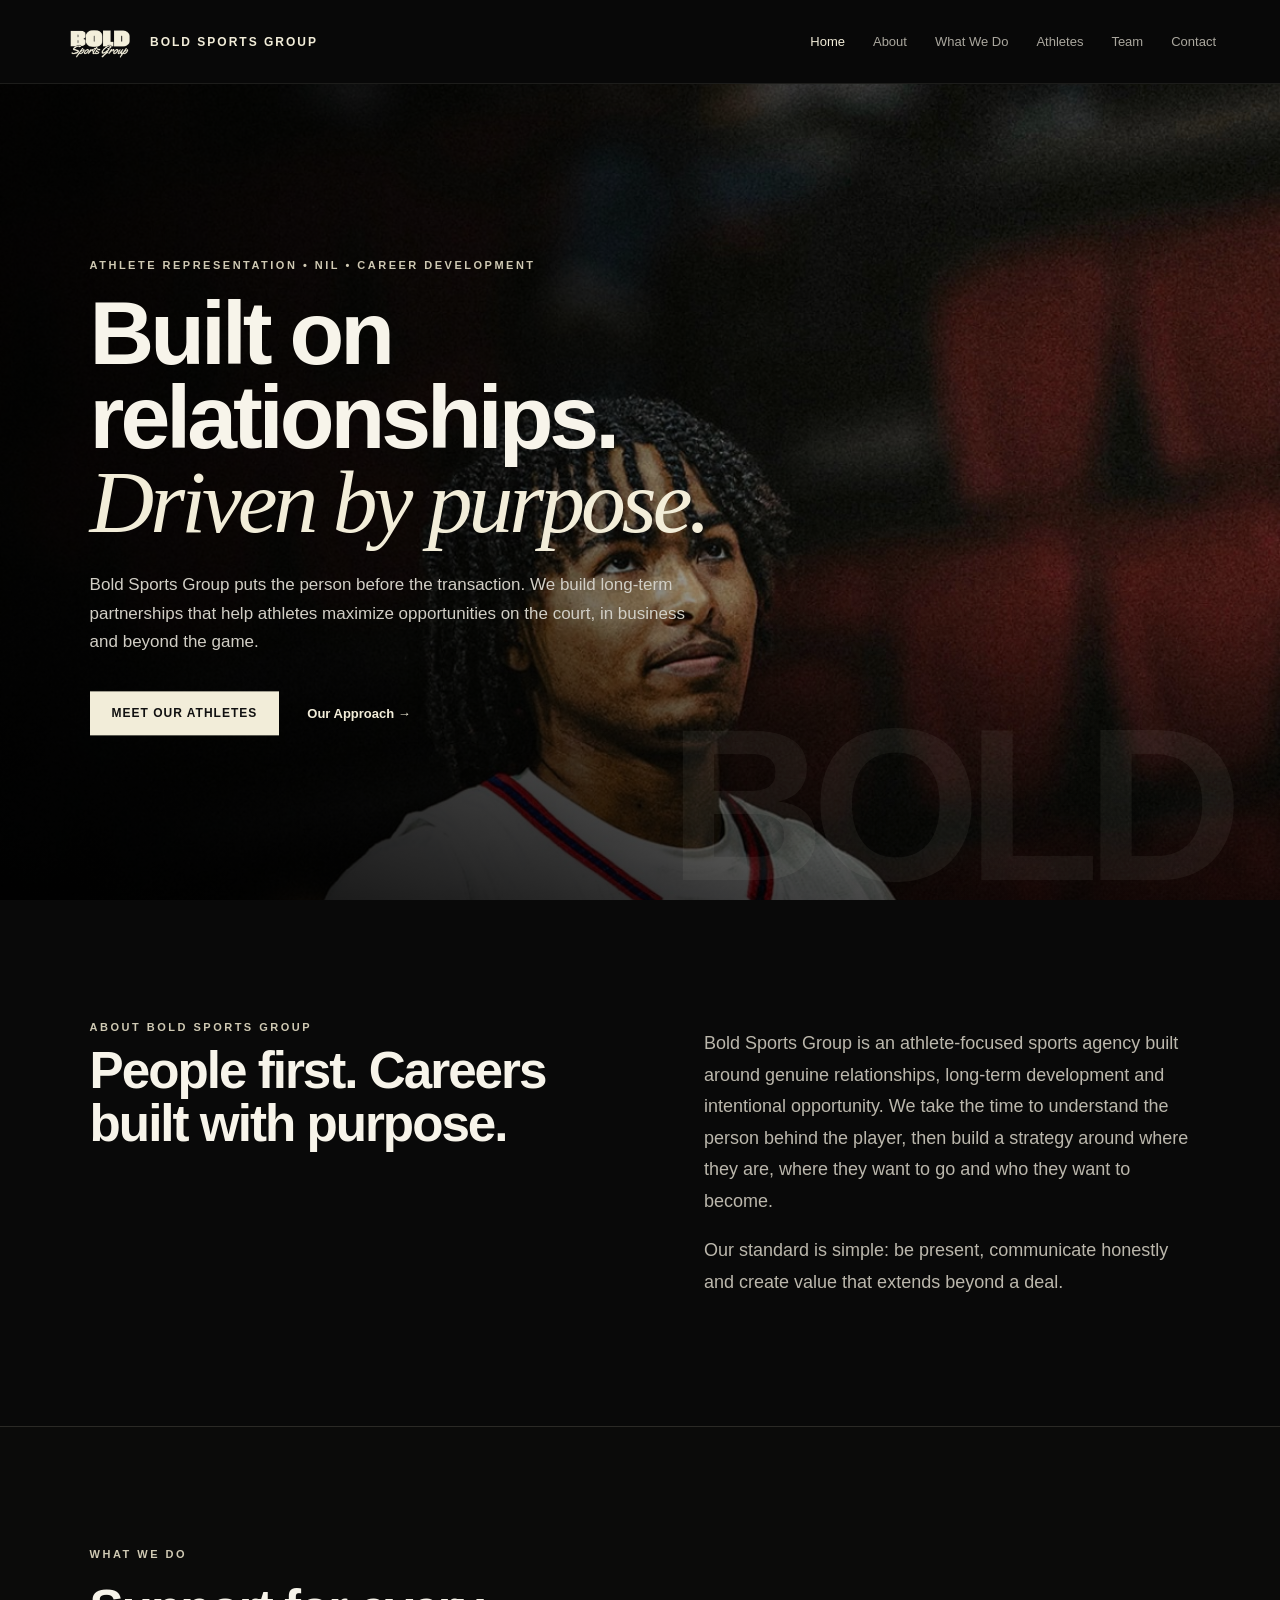
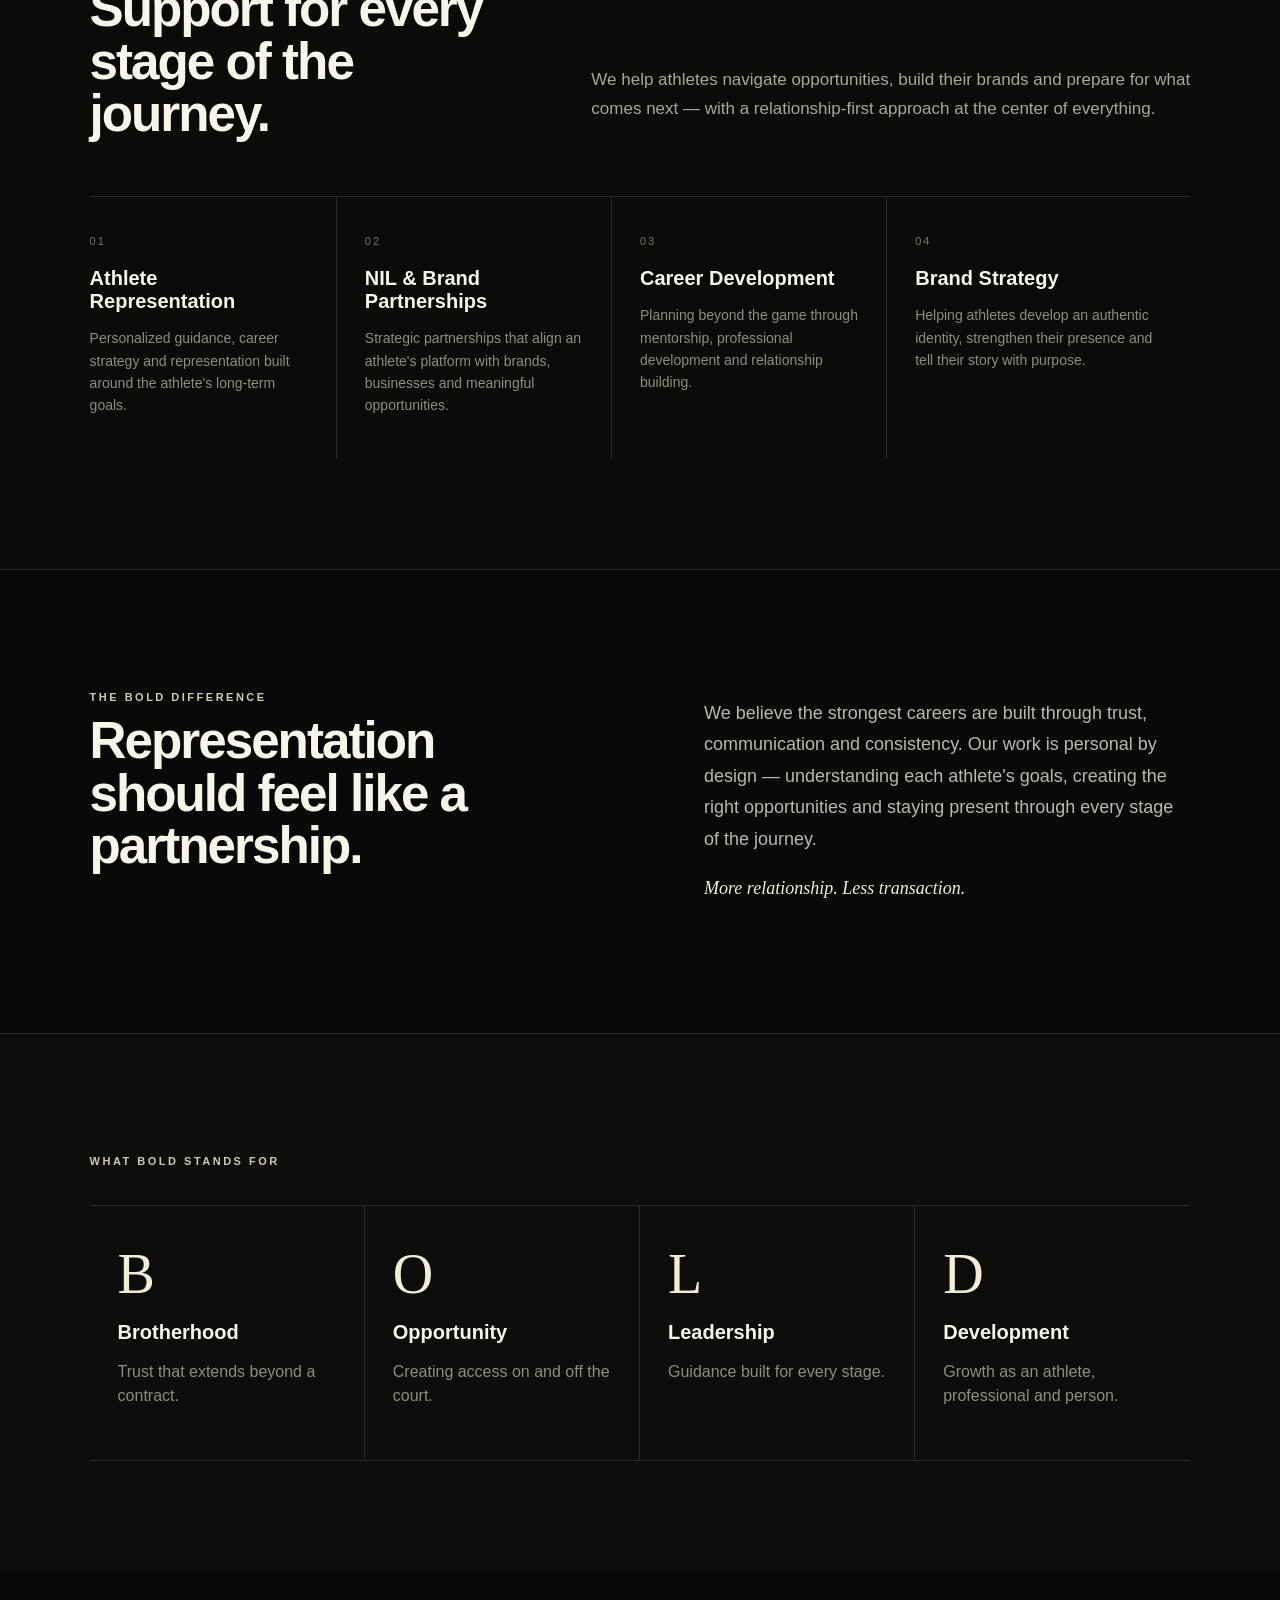
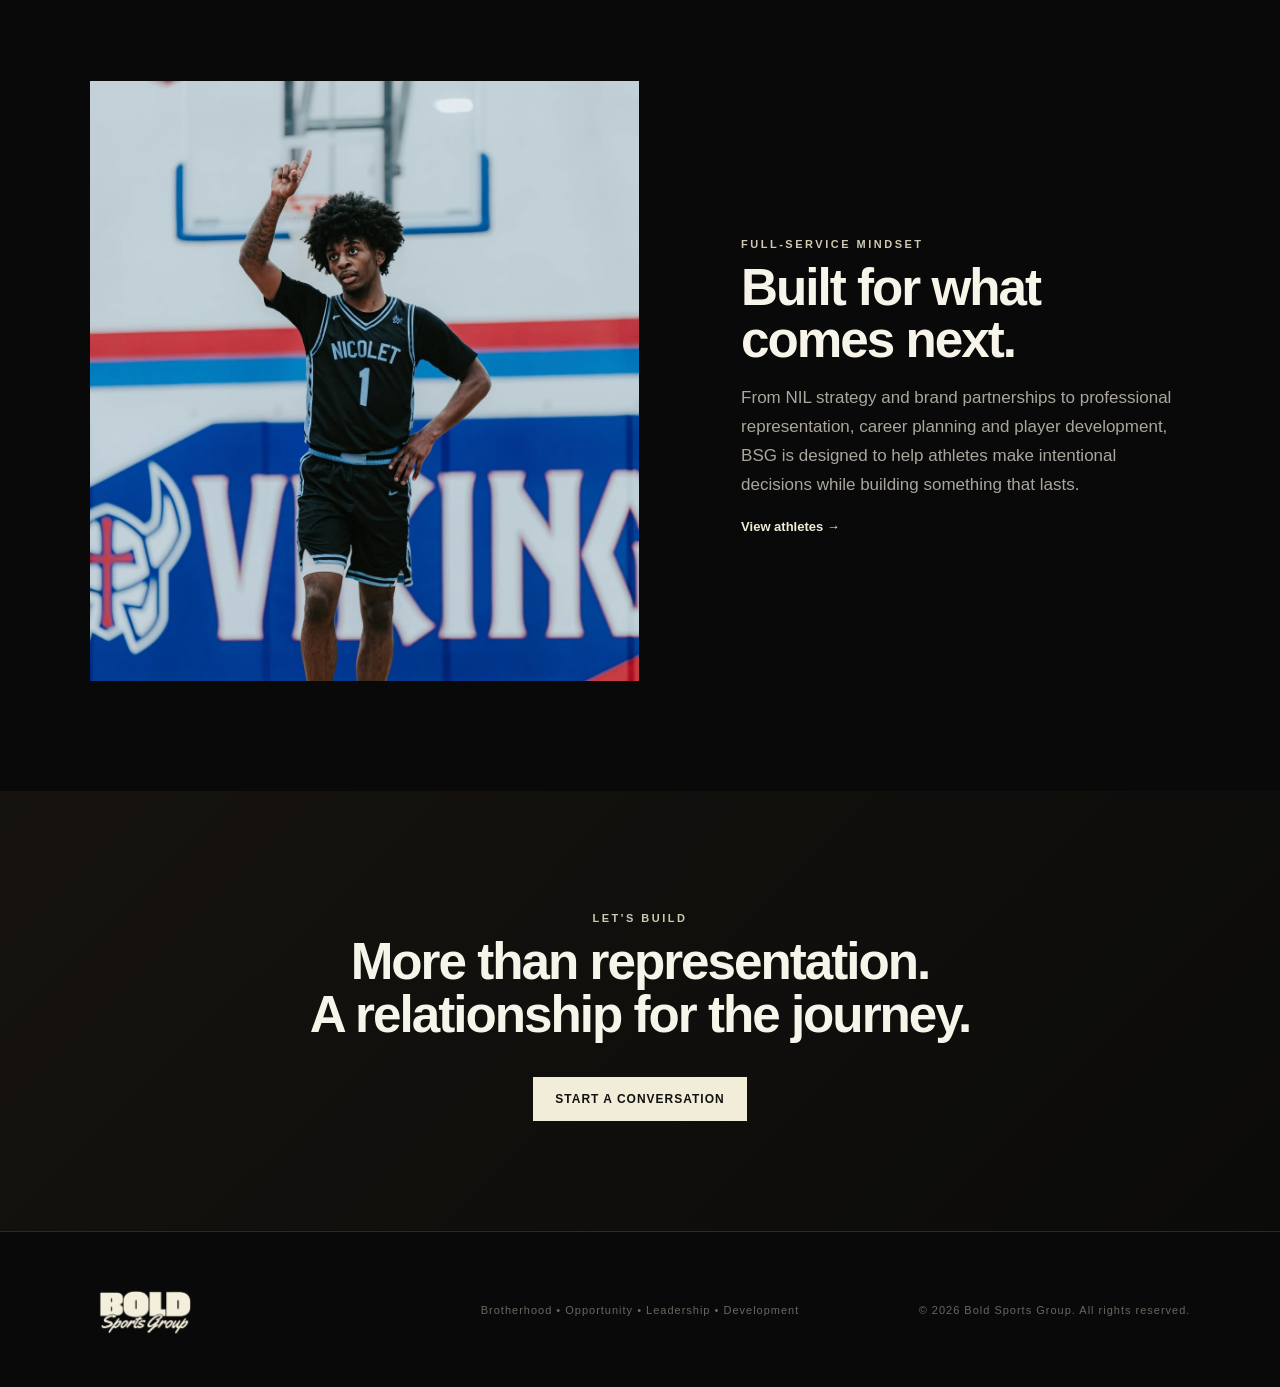
<file: index.html>
<!doctype html><html lang="en"><head><meta charset="utf-8"><meta name="viewport" content="width=device-width,initial-scale=1"><title>Bold Sports Group | Relationship-First Athlete Representation</title><meta name="description" content="Bold Sports Group — relationship-first athlete representation built around Brotherhood, Opportunity, Leadership and Development."><link rel="stylesheet" href="styles.css"></head><body>
<header class="nav"><a class="brand" href="index.html"><img src="assets/bold-logo.png" alt="Bold Sports Group"><span>BOLD SPORTS GROUP</span></a><nav><a class="active" href="index.html">Home</a><a href="#about">About</a><a href="#what-we-do">What We Do</a><a href="athletes.html">Athletes</a><a href="team.html">Team</a><a href="#contact">Contact</a></nav></header>
<main>
<section class="hero"><img class="hero-img" src="assets/athlete-njit.jpg" alt="Bold Sports Group athlete"><div class="hero-shade"></div><div class="hero-copy"><p class="eyebrow">ATHLETE REPRESENTATION • NIL • CAREER DEVELOPMENT</p><h1>Built on relationships.<br><em>Driven by purpose.</em></h1><p>Bold Sports Group puts the person before the transaction. We build long-term partnerships that help athletes maximize opportunities on the court, in business and beyond the game.</p><div class="actions"><a class="btn" href="athletes.html">Meet Our Athletes</a><a class="textlink" href="#approach">Our Approach →</a></div></div><div class="wordmark">BOLD</div></section>
<section id="about" class="split section"><div><p class="eyebrow">ABOUT BOLD SPORTS GROUP</p><h2>People first. Careers built with purpose.</h2></div><div class="bodycopy"><p>Bold Sports Group is an athlete-focused sports agency built around genuine relationships, long-term development and intentional opportunity. We take the time to understand the person behind the player, then build a strategy around where they are, where they want to go and who they want to become.</p><p>Our standard is simple: be present, communicate honestly and create value that extends beyond a deal.</p></div></section>
<section id="what-we-do" class="services section"><div class="services-intro"><p class="eyebrow">WHAT WE DO</p><h2>Support for every stage of the journey.</h2><p>We help athletes navigate opportunities, build their brands and prepare for what comes next — with a relationship-first approach at the center of everything.</p></div><div class="service-grid"><article><span>01</span><h3>Athlete Representation</h3><p>Personalized guidance, career strategy and representation built around the athlete's long-term goals.</p></article><article><span>02</span><h3>NIL & Brand Partnerships</h3><p>Strategic partnerships that align an athlete's platform with brands, businesses and meaningful opportunities.</p></article><article><span>03</span><h3>Career Development</h3><p>Planning beyond the game through mentorship, professional development and relationship building.</p></article><article><span>04</span><h3>Brand Strategy</h3><p>Helping athletes develop an authentic identity, strengthen their presence and tell their story with purpose.</p></article></div></section>
<section id="approach" class="split section"><div><p class="eyebrow">THE BOLD DIFFERENCE</p><h2>Representation should feel like a partnership.</h2></div><div class="bodycopy"><p>We believe the strongest careers are built through trust, communication and consistency. Our work is personal by design — understanding each athlete's goals, creating the right opportunities and staying present through every stage of the journey.</p><p class="subtle">More relationship. Less transaction.</p></div></section>
<section class="pillars section"><p class="eyebrow">WHAT BOLD STANDS FOR</p><div class="pillar-grid"><article><span>B</span><h3>Brotherhood</h3><p>Trust that extends beyond a contract.</p></article><article><span>O</span><h3>Opportunity</h3><p>Creating access on and off the court.</p></article><article><span>L</span><h3>Leadership</h3><p>Guidance built for every stage.</p></article><article><span>D</span><h3>Development</h3><p>Growth as an athlete, professional and person.</p></article></div></section>
<section class="feature section"><div class="feature-img"><img src="assets/athlete-nicolet.png" alt="Basketball athlete"></div><div><p class="eyebrow">FULL-SERVICE MINDSET</p><h2>Built for what comes next.</h2><p>From NIL strategy and brand partnerships to professional representation, career planning and player development, BSG is designed to help athletes make intentional decisions while building something that lasts.</p><a class="textlink" href="athletes.html">View athletes →</a></div></section>
<section id="contact" class="cta section"><p class="eyebrow">LET'S BUILD</p><h2>More than representation.<br>A relationship for the journey.</h2><a class="btn" href="mailto:info@boldsportsgroup.com">Start a Conversation</a></section>
</main><footer><img src="assets/bold-logo.png" alt="Bold Sports Group"><p>Brotherhood • Opportunity • Leadership • Development</p><p>© 2026 Bold Sports Group. All rights reserved.</p></footer></body></html>
</file>
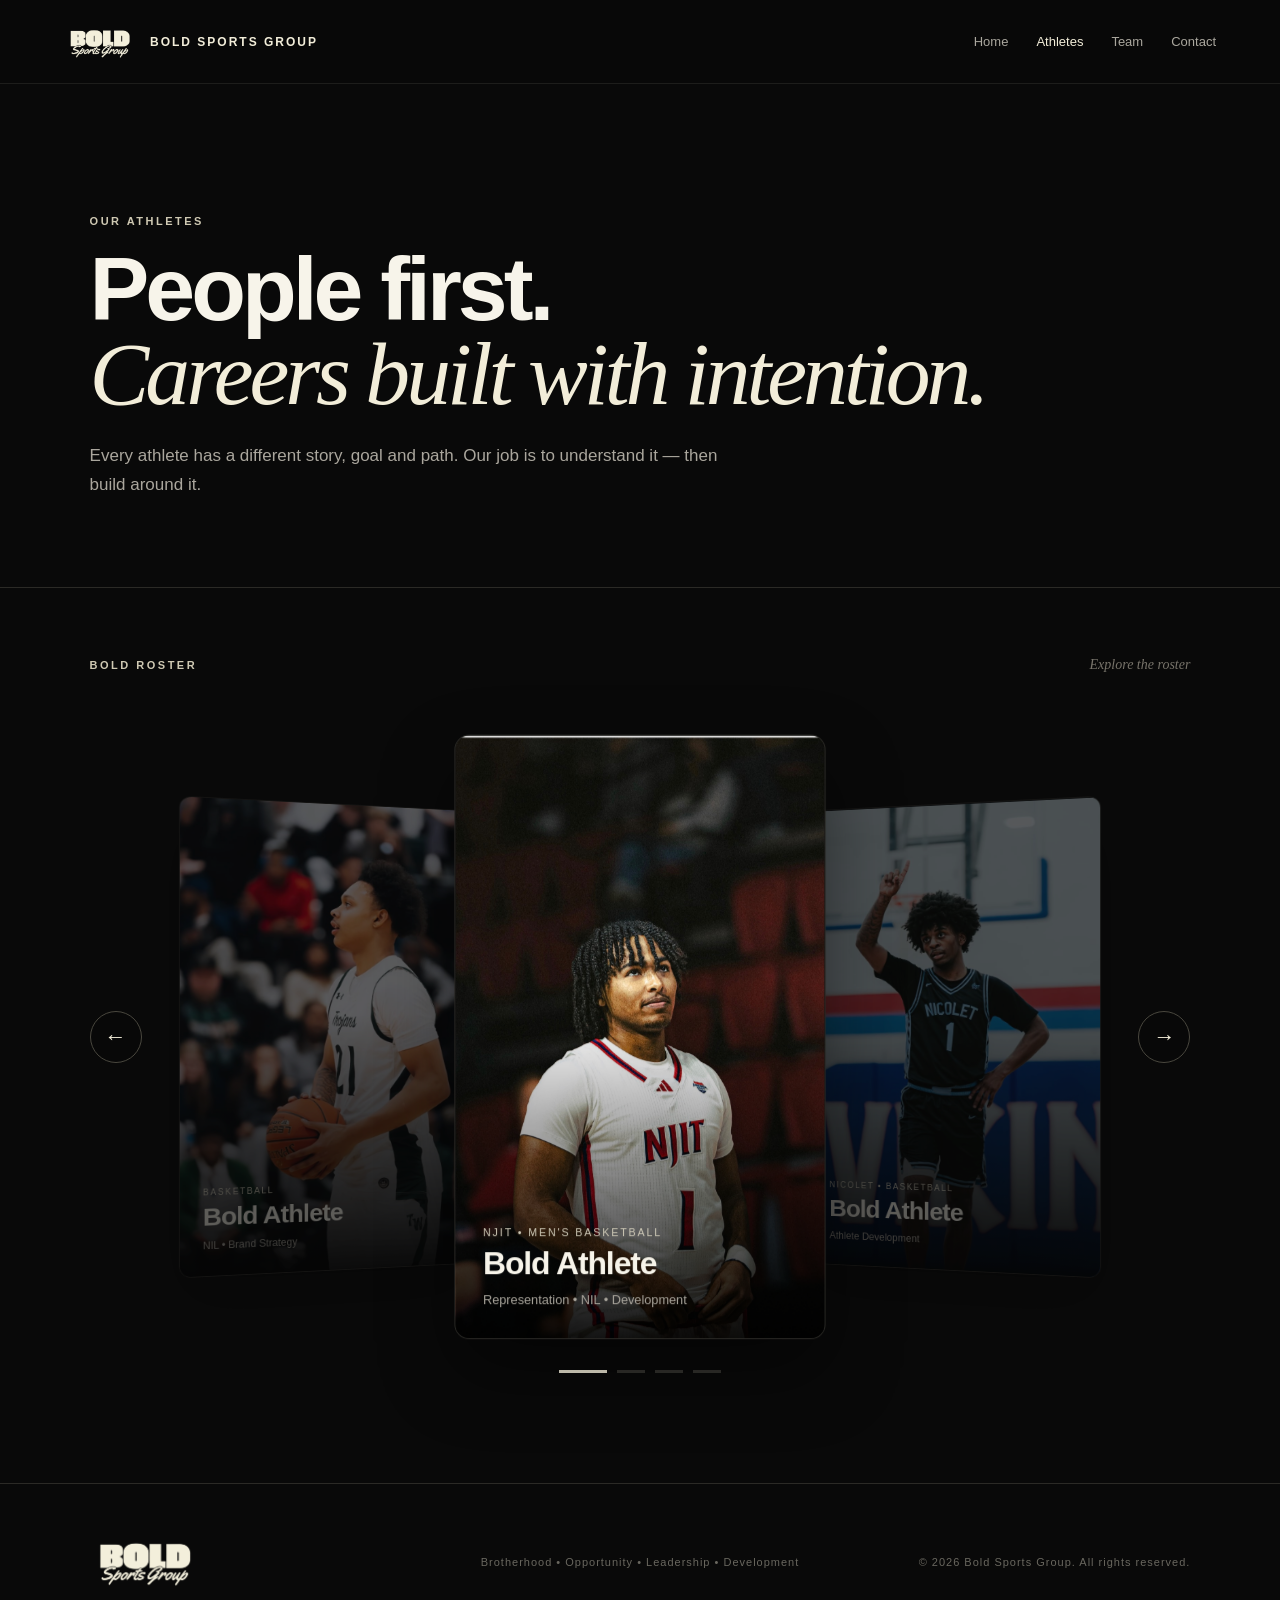
<file: athletes.html>
<!doctype html>
<html lang="en">
<head>
  <meta charset="utf-8">
  <meta name="viewport" content="width=device-width,initial-scale=1">
  <title>Athletes | Bold Sports Group</title>
  <link rel="stylesheet" href="styles.css">
</head>
<body>
<header class="nav">
  <a class="brand" href="index.html"><img src="assets/bold-logo.png" alt="Bold Sports Group"><span>BOLD SPORTS GROUP</span></a>
  <nav><a href="index.html">Home</a><a class="active" href="athletes.html">Athletes</a><a href="team.html">Team</a><a href="index.html#contact">Contact</a></nav>
</header>
<main>
  <section class="page-head section">
    <p class="eyebrow">OUR ATHLETES</p>
    <h1>People first.<br><em>Careers built with intention.</em></h1>
    <p>Every athlete has a different story, goal and path. Our job is to understand it — then build around it.</p>
  </section>

  <section class="athlete-showcase section">
    <div class="showcase-heading">
      <p class="eyebrow">BOLD ROSTER</p>
      <p class="showcase-note">Explore the roster</p>
    </div>

    <div class="athlete-carousel" aria-label="Bold Sports Group athlete carousel">
      <button class="carousel-btn prev" type="button" aria-label="Previous athlete">&#8592;</button>
      <div class="carousel-stage">
        <article class="carousel-card" data-index="0">
          <img class="njit-img" src="assets/athlete-njit.jpg" alt="NJIT basketball athlete">
          <div class="carousel-overlay"><p>NJIT • MEN'S BASKETBALL</p><h2>Bold Athlete</h2><span>Representation • NIL • Development</span></div>
        </article>
        <article class="carousel-card" data-index="1">
          <img src="assets/athlete-nicolet.png" alt="Nicolet basketball athlete">
          <div class="carousel-overlay"><p>NICOLET • BASKETBALL</p><h2>Bold Athlete</h2><span>Athlete Development</span></div>
        </article>
        <article class="carousel-card" data-index="2">
          <img src="assets/athlete-bellarmine.jpg" alt="Bellarmine basketball athlete">
          <div class="carousel-overlay"><p>BELLARMINE • MEN'S BASKETBALL</p><h2>Bold Athlete</h2><span>Career Development</span></div>
        </article>
        <article class="carousel-card" data-index="3">
          <img src="assets/athlete-trojans.jpeg" alt="Trojans basketball athlete">
          <div class="carousel-overlay"><p>BASKETBALL</p><h2>Bold Athlete</h2><span>NIL • Brand Strategy</span></div>
        </article>
      </div>
      <button class="carousel-btn next" type="button" aria-label="Next athlete">&#8594;</button>
    </div>

    <div class="carousel-dots" aria-label="Choose athlete"></div>
  </section>
</main>
<footer><img src="assets/bold-logo.png" alt="Bold Sports Group"><p>Brotherhood • Opportunity • Leadership • Development</p><p>© 2026 Bold Sports Group. All rights reserved.</p></footer>
<script>
(() => {
  const cards = [...document.querySelectorAll('.carousel-card')];
  const dotsWrap = document.querySelector('.carousel-dots');
  let active = 0;
  let timer;

  cards.forEach((_, i) => {
    const dot = document.createElement('button');
    dot.type = 'button';
    dot.setAttribute('aria-label', `Show athlete ${i + 1}`);
    dot.addEventListener('click', () => { active = i; render(); restart(); });
    dotsWrap.appendChild(dot);
  });
  const dots = [...dotsWrap.children];

  function offsetFor(i) {
    let d = i - active;
    const half = cards.length / 2;
    if (d > half) d -= cards.length;
    if (d < -half) d += cards.length;
    if (cards.length % 2 === 0 && d === half) d = -half;
    return d;
  }

  function render() {
    cards.forEach((card, i) => {
      const d = offsetFor(i);
      card.className = 'carousel-card';
      card.setAttribute('aria-hidden', d === 0 ? 'false' : 'true');
      if (d === 0) card.classList.add('is-active');
      else if (d === -1) card.classList.add('is-left');
      else if (d === 1) card.classList.add('is-right');
      else card.classList.add('is-back');
    });
    dots.forEach((dot, i) => dot.classList.toggle('active', i === active));
  }

  function move(step) { active = (active + step + cards.length) % cards.length; render(); restart(); }
  document.querySelector('.carousel-btn.prev').addEventListener('click', () => move(-1));
  document.querySelector('.carousel-btn.next').addEventListener('click', () => move(1));
  function restart() { clearInterval(timer); timer = setInterval(() => { active = (active + 1) % cards.length; render(); }, 4500); }
  render(); restart();
})();
</script>
</body>
</html>
</file>
<file: styles.css>
:root{--bg:#090909;--panel:#11110f;--cream:#f2edd9;--muted:#a9a69b;--line:#2b2a26;--brown:#4b3a34}*{box-sizing:border-box}html{scroll-behavior:smooth}body{margin:0;background:var(--bg);color:#f7f4ea;font-family:Arial,Helvetica,sans-serif}.nav{height:84px;padding:0 5vw;display:flex;align-items:center;justify-content:space-between;position:sticky;top:0;z-index:20;background:rgba(9,9,9,.92);backdrop-filter:blur(14px);border-bottom:1px solid #1d1d1b}.brand{display:flex;align-items:center;gap:14px;color:var(--cream);text-decoration:none;font-size:12px;letter-spacing:2px;font-weight:800}.brand img{width:72px;height:44px;object-fit:contain}.nav nav{display:flex;gap:28px}.nav nav a{color:#aaa79e;text-decoration:none;font-size:13px}.nav nav a:hover,.nav nav a.active{color:var(--cream)}.hero{height:calc(100vh - 84px);min-height:680px;position:relative;overflow:hidden}.hero-img{width:100%;height:100%;object-fit:cover;object-position:center 25%}.hero-shade{position:absolute;inset:0;background:linear-gradient(90deg,rgba(0,0,0,.88) 0%,rgba(0,0,0,.57) 43%,rgba(0,0,0,.08) 76%),linear-gradient(0deg,rgba(0,0,0,.65),transparent 40%)}.hero-copy{position:absolute;left:7vw;top:50%;transform:translateY(-50%);max-width:720px}.eyebrow{font-size:11px;letter-spacing:2.5px;font-weight:800;color:#cfc9b3}.hero h1,.page-head h1{font-size:clamp(50px,7vw,104px);line-height:.94;letter-spacing:-4px;margin:20px 0 26px}.hero h1 em,.page-head h1 em{font-family:Georgia,serif;font-weight:400;color:var(--cream)}.hero-copy>p:not(.eyebrow){max-width:610px;color:#d1cec5;font-size:17px;line-height:1.7}.actions{display:flex;align-items:center;gap:28px;margin-top:34px}.btn{display:inline-block;padding:15px 22px;background:var(--cream);color:#111;text-decoration:none;font-size:12px;font-weight:900;letter-spacing:1px;text-transform:uppercase}.textlink{color:var(--cream);text-decoration:none;font-size:13px;font-weight:700}.wordmark{position:absolute;right:4vw;bottom:-30px;font-size:17vw;font-weight:900;letter-spacing:-14px;color:rgba(242,237,217,.06)}.section{padding:110px 7vw}.split{display:grid;grid-template-columns:1fr 1fr;gap:10vw;border-bottom:1px solid var(--line)}h2{font-size:clamp(34px,4vw,62px);line-height:1.03;letter-spacing:-2px;margin:12px 0}.bodycopy{font-size:18px;line-height:1.75;color:#bbb7ac}.subtle{font-family:Georgia,serif;font-style:italic;color:var(--cream)}.pillars{background:#0d0d0c}.pillar-grid{display:grid;grid-template-columns:repeat(4,1fr);margin-top:38px;border-top:1px solid var(--line);border-bottom:1px solid var(--line)}.pillar-grid article{padding:36px 28px;border-right:1px solid var(--line)}.pillar-grid article:last-child{border-right:0}.pillar-grid span{font-family:Georgia,serif;font-size:56px;color:var(--cream)}.pillar-grid h3{font-size:20px;margin:15px 0 8px}.pillar-grid p{color:#8f8c84;line-height:1.5}.feature{display:grid;grid-template-columns:1.1fr .9fr;gap:8vw;align-items:center}.feature-img{height:600px;overflow:hidden}.feature-img img{width:100%;height:100%;object-fit:cover;object-position:center 20%}.feature p:not(.eyebrow){color:#aaa69d;line-height:1.7;font-size:17px}.cta{text-align:center;background:linear-gradient(135deg,#16130f,#0b0b0a)}.cta h2{margin-bottom:36px}.page-head{padding-top:120px;padding-bottom:70px;border-bottom:1px solid var(--line)}.page-head{max-width:1300px}.page-head p:last-child{max-width:650px;color:#aaa69d;font-size:17px;line-height:1.7}.athlete-grid{display:grid;grid-template-columns:repeat(3,1fr);gap:24px;padding-top:55px}.athlete-card{background:#111;border:1px solid #20201e;overflow:hidden}.athlete-card.featured{grid-column:span 2}.athlete-card img{width:100%;height:510px;object-fit:cover;object-position:center 20%;display:block}.athlete-card.featured img{height:650px}.athlete-card div{padding:24px}.athlete-card div p{font-size:10px;letter-spacing:1.7px;color:#9c988d}.athlete-card h2{font-size:28px;letter-spacing:-1px}.athlete-card span{font-size:13px;color:#7f7d76}.team-grid{display:grid;grid-template-columns:repeat(3,1fr);gap:28px;padding-top:60px}.portrait{height:460px;background:#121210;border:1px solid #292824;display:flex;align-items:center;justify-content:center;overflow:hidden}.portrait img{width:100%;height:100%;object-fit:cover;object-position:center 20%}.placeholder .portrait span{color:#4f4d47;font-size:12px;letter-spacing:2px}.person h2{font-size:28px;letter-spacing:-1px}.person>p:last-child{color:#8f8c84}.team-note{border-top:1px solid var(--line);max-width:1000px}.team-note p{color:#a8a49a;font-size:18px;line-height:1.7}footer{padding:50px 7vw;border-top:1px solid var(--line);display:grid;grid-template-columns:1fr 1fr 1fr;align-items:center;color:#69675f;font-size:11px;letter-spacing:1px}footer img{width:110px}footer p:nth-child(2){text-align:center}footer p:last-child{text-align:right}@media(max-width:850px){.nav{padding:0 20px}.brand span{display:none}.nav nav{gap:15px}.hero-copy{left:24px;right:24px}.hero h1,.page-head h1{letter-spacing:-2px}.split,.feature{grid-template-columns:1fr}.pillar-grid{grid-template-columns:1fr 1fr}.athlete-grid,.team-grid{grid-template-columns:1fr}.athlete-card.featured{grid-column:auto}.athlete-card.featured img,.athlete-card img{height:500px}.section{padding:75px 24px}.feature-img{height:480px}footer{grid-template-columns:1fr;gap:18px;text-align:left}footer p:nth-child(2),footer p:last-child{text-align:left}}

.services{background:#0b0b0a;border-bottom:1px solid var(--line)}.services-intro{display:grid;grid-template-columns:.8fr 1.2fr;column-gap:8vw;align-items:end}.services-intro .eyebrow{grid-column:1/-1}.services-intro h2{margin-bottom:0}.services-intro>p:last-child{color:#aaa69d;font-size:17px;line-height:1.7;max-width:650px}.service-grid{display:grid;grid-template-columns:repeat(4,1fr);margin-top:55px;border-top:1px solid var(--line)}.service-grid article{padding:34px 28px 28px 0;margin-right:28px;border-right:1px solid var(--line)}.service-grid article:last-child{border-right:0;margin-right:0}.service-grid span{font-size:11px;letter-spacing:2px;color:#77736a}.service-grid h3{font-size:20px;margin:18px 0 10px}.service-grid p{color:#8f8c84;line-height:1.6;font-size:14px}@media(max-width:850px){.services-intro{grid-template-columns:1fr}.service-grid{grid-template-columns:1fr 1fr}.service-grid article:nth-child(2){border-right:0}.nav nav a:nth-child(2),.nav nav a:nth-child(3){display:none}}@media(max-width:520px){.service-grid{grid-template-columns:1fr}.service-grid article{border-right:0;border-bottom:1px solid var(--line);margin-right:0}}

/* Rotating portrait athlete showcase */
.athlete-showcase{padding-top:55px;overflow:hidden}.showcase-heading{display:flex;align-items:center;justify-content:space-between;max-width:1180px;margin:0 auto 25px}.showcase-note{font-family:Georgia,serif;font-style:italic;color:#77736a;font-size:14px}.athlete-carousel{position:relative;max-width:1250px;height:650px;margin:0 auto;display:flex;align-items:center;justify-content:center}.carousel-stage{position:relative;width:min(100%,1050px);height:100%;perspective:1400px}.carousel-card{position:absolute;top:50%;left:50%;width:350px;height:570px;overflow:hidden;background:#111;border:1px solid #2b2a26;border-radius:14px;box-shadow:0 30px 70px rgba(0,0,0,.45);transform:translate(-50%,-50%) scale(.72);opacity:0;transition:transform .65s cubic-bezier(.22,.8,.22,1),opacity .5s ease,filter .5s ease;pointer-events:none}.carousel-card img{width:100%;height:100%;object-fit:cover;object-position:center top;display:block}.carousel-card .njit-img{object-position:center 15%}.carousel-card::after{content:"";position:absolute;inset:0;background:linear-gradient(to bottom,transparent 45%,rgba(0,0,0,.92) 100%)}.carousel-overlay{position:absolute;z-index:2;left:0;right:0;bottom:0;padding:28px 26px}.carousel-overlay p{margin:0 0 9px;font-size:10px;letter-spacing:1.8px;color:#d0cbb9}.carousel-overlay h2{margin:0 0 8px;font-size:30px;letter-spacing:-1px}.carousel-overlay span{font-size:12px;color:#aaa69d}.carousel-card.is-active{z-index:4;opacity:1;transform:translate(-50%,-50%) translateZ(80px) scale(1);pointer-events:auto}.carousel-card.is-left{z-index:3;opacity:.62;filter:brightness(.58);transform:translate(-50%,-50%) translateX(-310px) rotateY(18deg) scale(.82)}.carousel-card.is-right{z-index:3;opacity:.62;filter:brightness(.58);transform:translate(-50%,-50%) translateX(310px) rotateY(-18deg) scale(.82)}.carousel-card.is-back{z-index:1;opacity:.15;filter:brightness(.35);transform:translate(-50%,-50%) scale(.66)}.carousel-btn{position:absolute;z-index:8;top:50%;transform:translateY(-50%);width:52px;height:52px;border-radius:50%;border:1px solid #4a483f;background:rgba(9,9,9,.72);color:var(--cream);font-size:22px;cursor:pointer;backdrop-filter:blur(10px);transition:.25s}.carousel-btn:hover{background:var(--cream);color:#111}.carousel-btn.prev{left:0}.carousel-btn.next{right:0}.carousel-dots{display:flex;justify-content:center;gap:10px;margin-top:8px}.carousel-dots button{width:28px;height:3px;padding:0;border:0;background:#34332f;cursor:pointer;transition:.3s}.carousel-dots button.active{background:var(--cream);width:48px}
@media(max-width:850px){.showcase-heading{padding:0}.athlete-carousel{height:590px}.carousel-card{width:min(76vw,340px);height:535px}.carousel-card.is-left{transform:translate(-50%,-50%) translateX(-62vw) scale(.75)}.carousel-card.is-right{transform:translate(-50%,-50%) translateX(62vw) scale(.75)}.carousel-btn{width:44px;height:44px}.carousel-btn.prev{left:-10px}.carousel-btn.next{right:-10px}}
</file>
